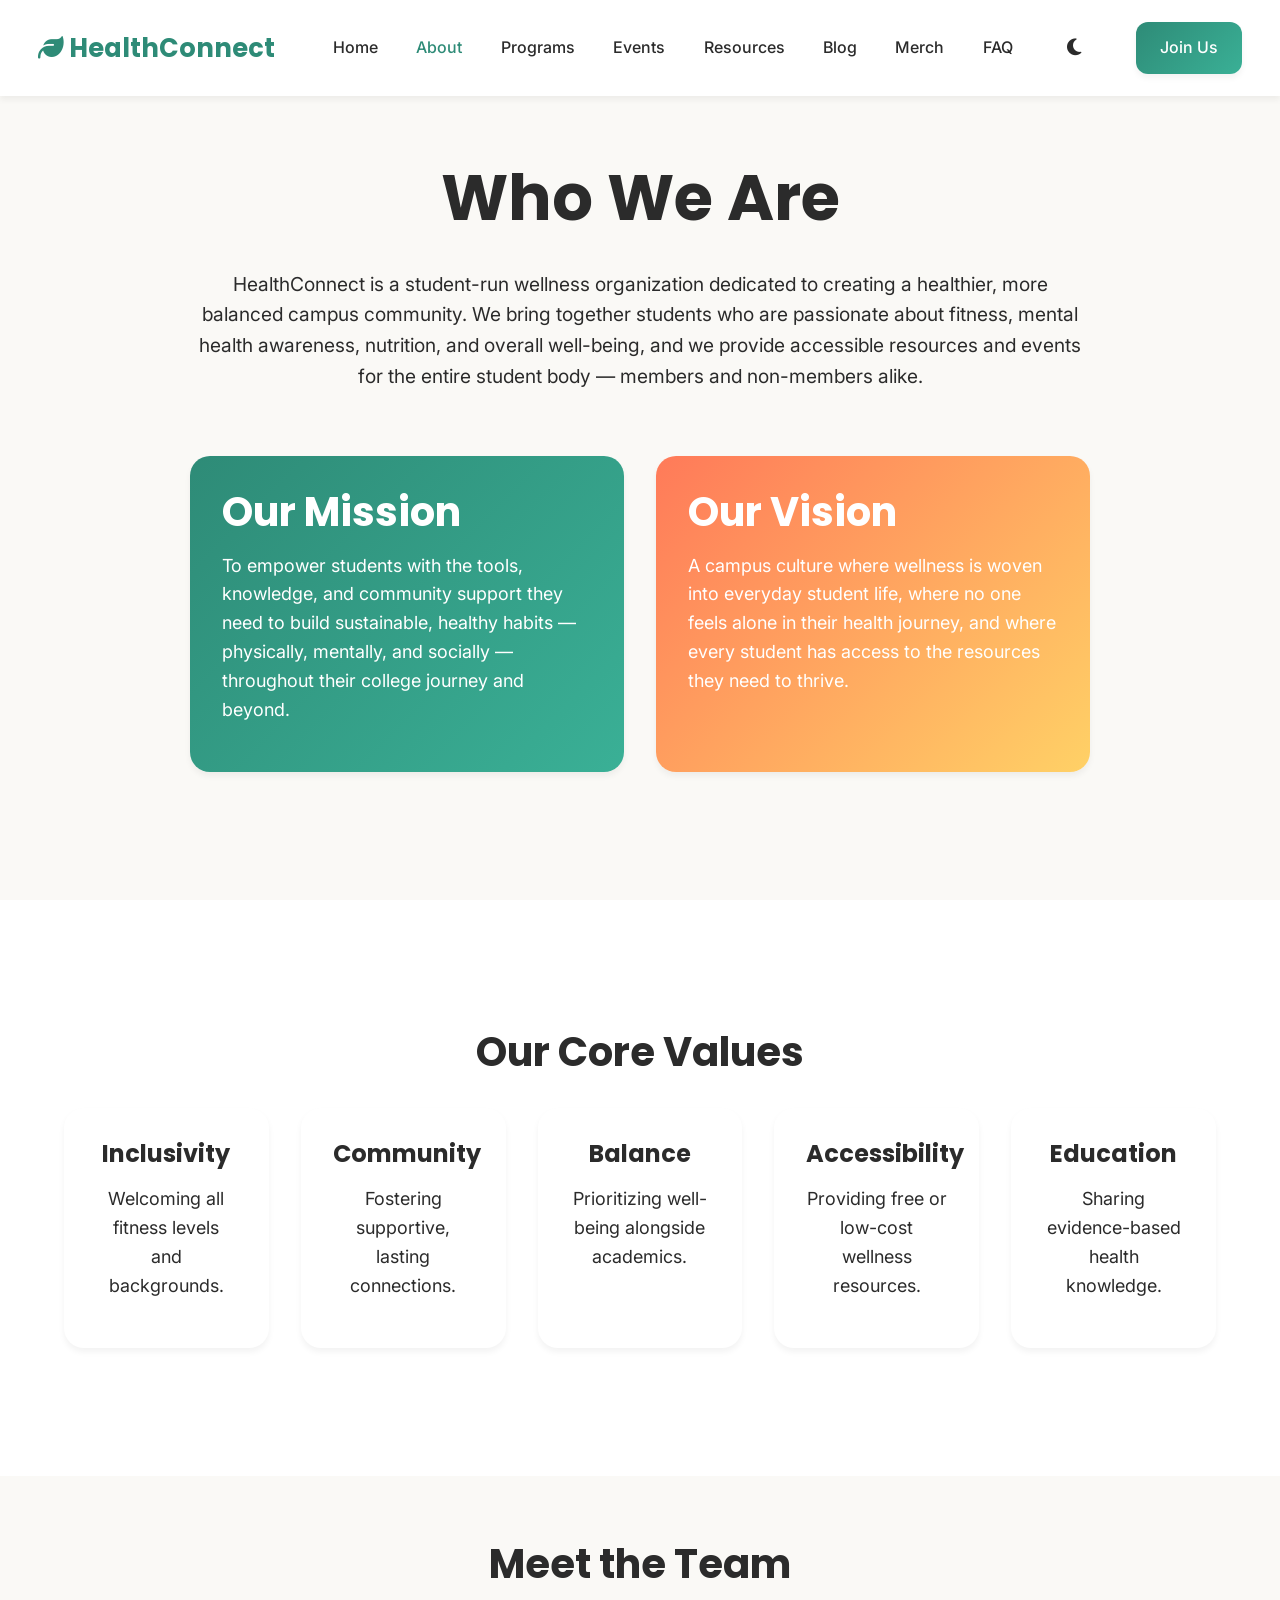
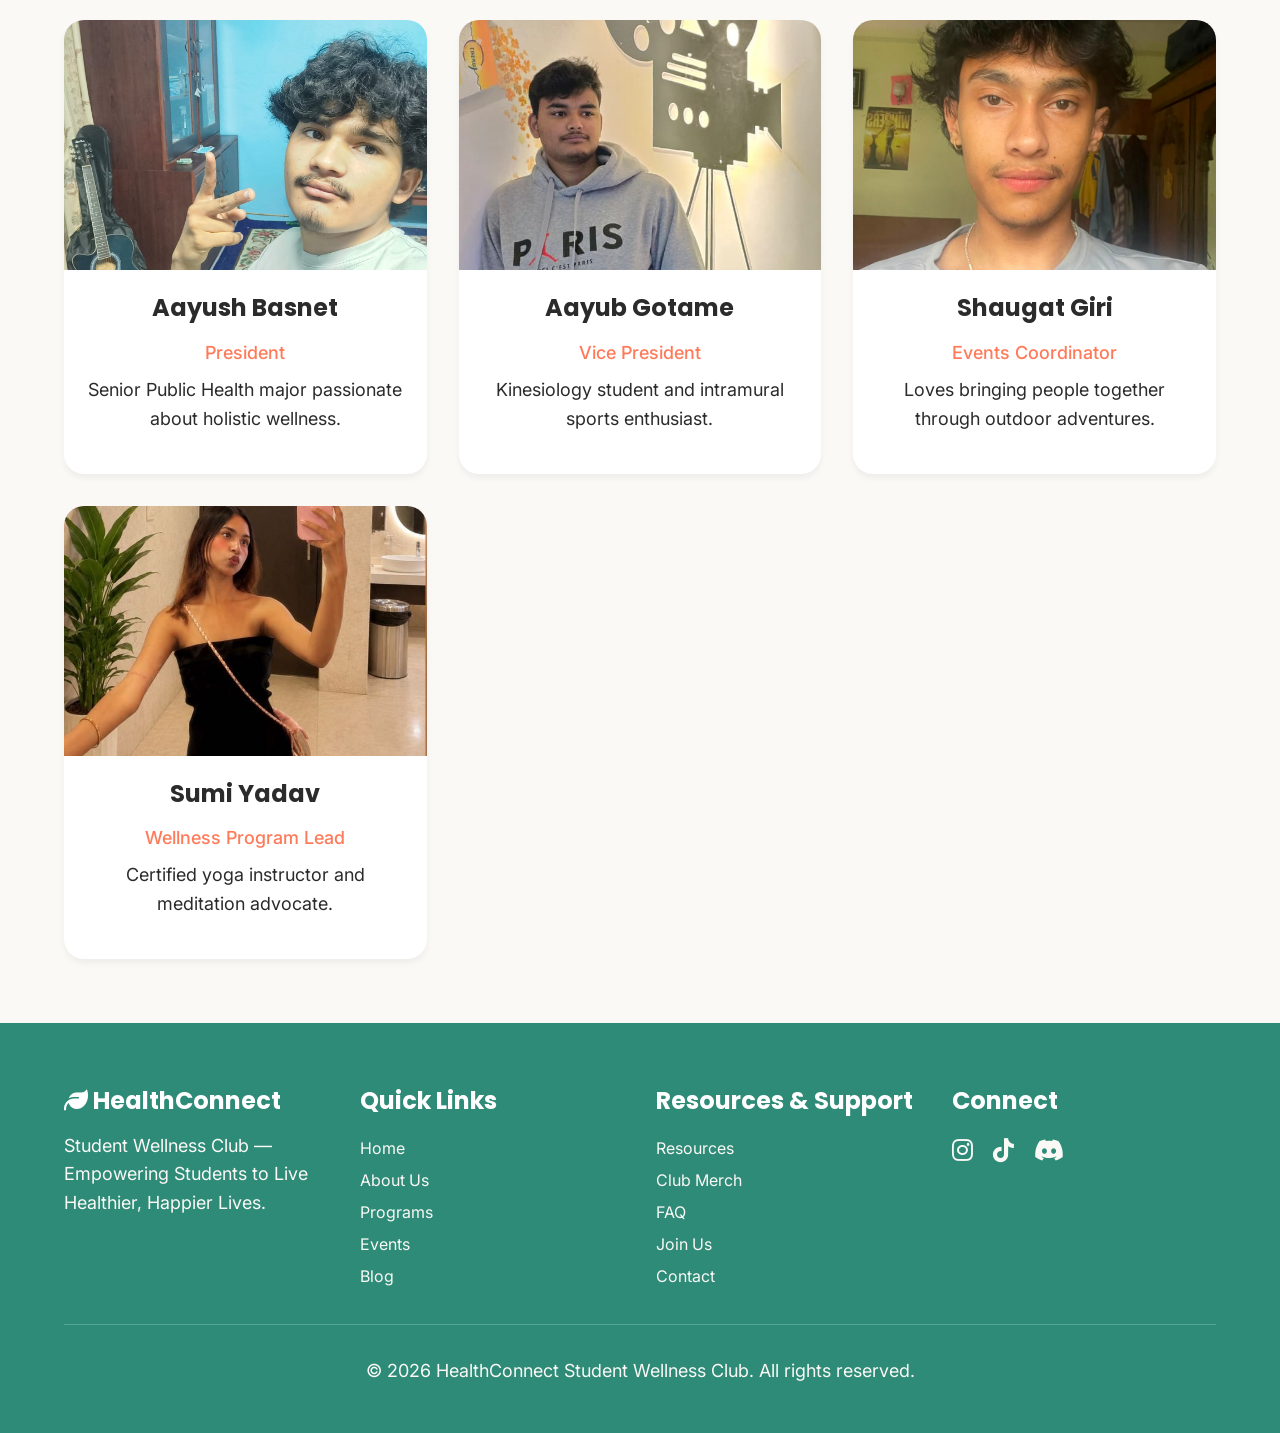
<file: html/about.html>
<!DOCTYPE html>
<html lang="en">

<head>
    <meta charset="UTF-8">
    <meta name="viewport" content="width=device-width, initial-scale=1.0">
    <title>About Us | HealthConnect</title>
    <link rel="stylesheet" href="https://cdnjs.cloudflare.com/ajax/libs/font-awesome/6.4.0/css/all.min.css">
   <link rel="stylesheet" href="../css/styles.css">
</head>

<body>

    <!-- HEADER / NAVBAR -->
    <!-- HEADER / NAVBAR -->
    <header class="navbar">
        <div class="nav-container">
            <a href="../index.html" class="logo"><i class="fa-solid fa-leaf"></i> HealthConnect</a>
            <div class="menu-toggle"><i class="fa-solid fa-bars"></i></div>
            <nav class="nav-links">
                <!-- Keep the class="active" on whichever page you are currently viewing -->
                <a href="../index.html">Home</a>
                <a href="about.html"  class="active">About</a>
                <a href="programs.html">Programs</a>
                <a href="events.html">Events</a>
                <a href="resources.html">Resources</a>
                <a href="blog.html">Blog</a>
                <a href="merch.html">Merch</a>
                <a href="faq.html">FAQ</a>
                 <!-- THE NEW DARK MODE TOGGLE BUTTON -->
    <button id="theme-toggle" style="background: none; border: none; color: var(--color-dark); cursor: pointer; font-size: 1.2rem; padding: 0 1rem;">
        <i class="fa-solid fa-moon"></i>
    </button>
                <a href="membership.html" class="btn btn-primary" style="color: white;">Join Us</a>
            </nav>
        </div>
    </header>

    <!-- CONTENT -->
    <div class="container" style="max-width: 900px;">
        <h1 style="text-align: center; margin-bottom: 2rem;">Who We Are</h1>
        <p style="text-align: center; font-size: 1.2rem; margin-bottom: 4rem;">HealthConnect is a student-run wellness
            organization dedicated to creating a healthier, more balanced campus community. We bring together students
            who are passionate about fitness, mental health awareness, nutrition, and overall well-being, and we provide
            accessible resources and events for the entire student body — members and non-members alike.</p>

        <div class="grid-2" style="margin-bottom: 4rem;">
            <div class="card" style="background: var(--grad-primary); color: white; text-align: left;">
                <h2 style="color: white;">Our Mission</h2>
                <p>To empower students with the tools, knowledge, and community support they need to build sustainable,
                    healthy habits — physically, mentally, and socially — throughout their college journey and beyond.
                </p>
            </div>
            <div class="card" style="background: var(--grad-secondary); color: white; text-align: left;">
                <h2 style="color: white;">Our Vision</h2>
                <p>A campus culture where wellness is woven into everyday student life, where no one feels alone in
                    their health journey, and where every student has access to the resources they need to thrive.</p>
            </div>
        </div>
    </div>

    <!-- CORE VALUES -->
    <section style="background: var(--color-white); padding: 4rem 0;">
        <div class="container text-center">
            <h2 style="text-align: center; margin-bottom: 2rem;">Our Core Values</h2>
            <div class="grid-4" style="justify-content: center; display: flex; flex-wrap: wrap;">
                <div class="card" style="flex: 1; min-width: 200px;">
                    
                    <h3>Inclusivity</h3>
                    <p>Welcoming all fitness levels and backgrounds.</p>
                </div>
                <div class="card" style="flex: 1; min-width: 200px;">
                   
                    <h3>Community</h3>
                    <p>Fostering supportive, lasting connections.</p>
                </div>
                <div class="card" style="flex: 1; min-width: 200px;">
                    
                    <h3>Balance</h3>
                    <p>Prioritizing well-being alongside academics.</p>
                </div>
                <div class="card" style="flex: 1; min-width: 200px;">
                    
                    <h3>Accessibility</h3>
                    <p>Providing free or low-cost wellness resources.</p>
                </div>
                <div class="card" style="flex: 1; min-width: 200px;">
                    
                    <h3>Education</h3>
                    <p>Sharing evidence-based health knowledge.</p>
                </div>
            </div>
        </div>
    </section>

    <!-- MEET THE TEAM -->
    <section class="container">
        <h2 style="text-align: center; margin-bottom: 2rem;">Meet the Team</h2>
        <div class="grid-3">
            <!-- Card 1 -->
            <div class="card team-card">
                <img src="../Gallery/Aayush.jpeg"
                    alt="President">
                <div class="team-info">
                    <h3>Aayush Basnet</h3>
                    <p class="team-role">President</p>
                    <p>Senior Public Health major passionate about holistic wellness.</p>
                </div>
            </div>
            <!-- Card 2 -->
            <div class="card team-card">
                <img src="../Gallery/ayub.jpeg"
                    alt="Vice President">
                <div class="team-info">
                    <h3>Aayub Gotame</h3>
                    <p class="team-role">Vice President</p>
                    <p>Kinesiology student and intramural sports enthusiast.</p>
                </div>
            </div>
            <!-- Card 3 -->
            <div class="card team-card">
                <img src="../Gallery/saugat.jpeg"
                    alt="Events Coordinator">
                <div class="team-info">
                    <h3>Shaugat Giri</h3>
                    <p class="team-role">Events Coordinator</p>
                    <p>Loves bringing people together through outdoor adventures.</p>
                </div>
            </div>
            <!-- Card 4 -->
            <div class="card team-card">
                <img src="../Gallery/sumi.jpeg"
                    alt="Wellness Program Lead">
                <div class="team-info">
                    <h3>Sumi Yadav</h3>
                    <p class="team-role">Wellness Program Lead</p>
                    <p>Certified yoga instructor and meditation advocate.</p>
                </div>
            </div>
        </div>
    </section>

    <!-- FOOTER -->
    <!-- FOOTER -->
    <footer class="footer">
        <div class="footer-grid">
            <div>
                <h3><i class="fa-solid fa-leaf"></i> HealthConnect</h3>
                <p>Student Wellness Club — Empowering Students to Live Healthier, Happier Lives.</p>
            </div>
            <div>
                <h3>Quick Links</h3>
                <ul style="line-height: 2;">
                    <li><a href=".../index.html">Home</a></li>
                    <li><a href="about.html">About Us</a></li>
                    <li><a href="programs.html">Programs</a></li>
                    <li><a href="events.html">Events</a></li>
                    <li><a href="blog.html">Blog</a></li>
                </ul>
            </div>
            <div>
                <h3>Resources & Support</h3>
                <ul style="line-height: 2;">
                    <li><a href="resources.html">Resources</a></li>
                    <li><a href="merch.html">Club Merch</a></li>
                    <li><a href="faq.html">FAQ</a></li>
                    <li><a href="membership.html">Join Us</a></li>
                    <li><a href="contact.html">Contact</a></li>
                </ul>
            </div>
            <div>
                <h3>Connect</h3>
                <div class="social-icons">
                    <a href="https://www.instagram.com/"><i class="fa-brands fa-instagram"></i></a>
                    <a href="https://www.tiktok.com"><i class="fa-brands fa-tiktok"></i></a>
                    <a href="https://discord.com/"><i class="fa-brands fa-discord"></i></a>
                </div>
            </div>
        </div>
        <div class="footer-bottom">
            <p>&copy; 2026 HealthConnect Student Wellness Club. All rights reserved.</p>
        </div>
    </footer>

    <script src="../js/script.js"></script>
</body>

</html>
</file>
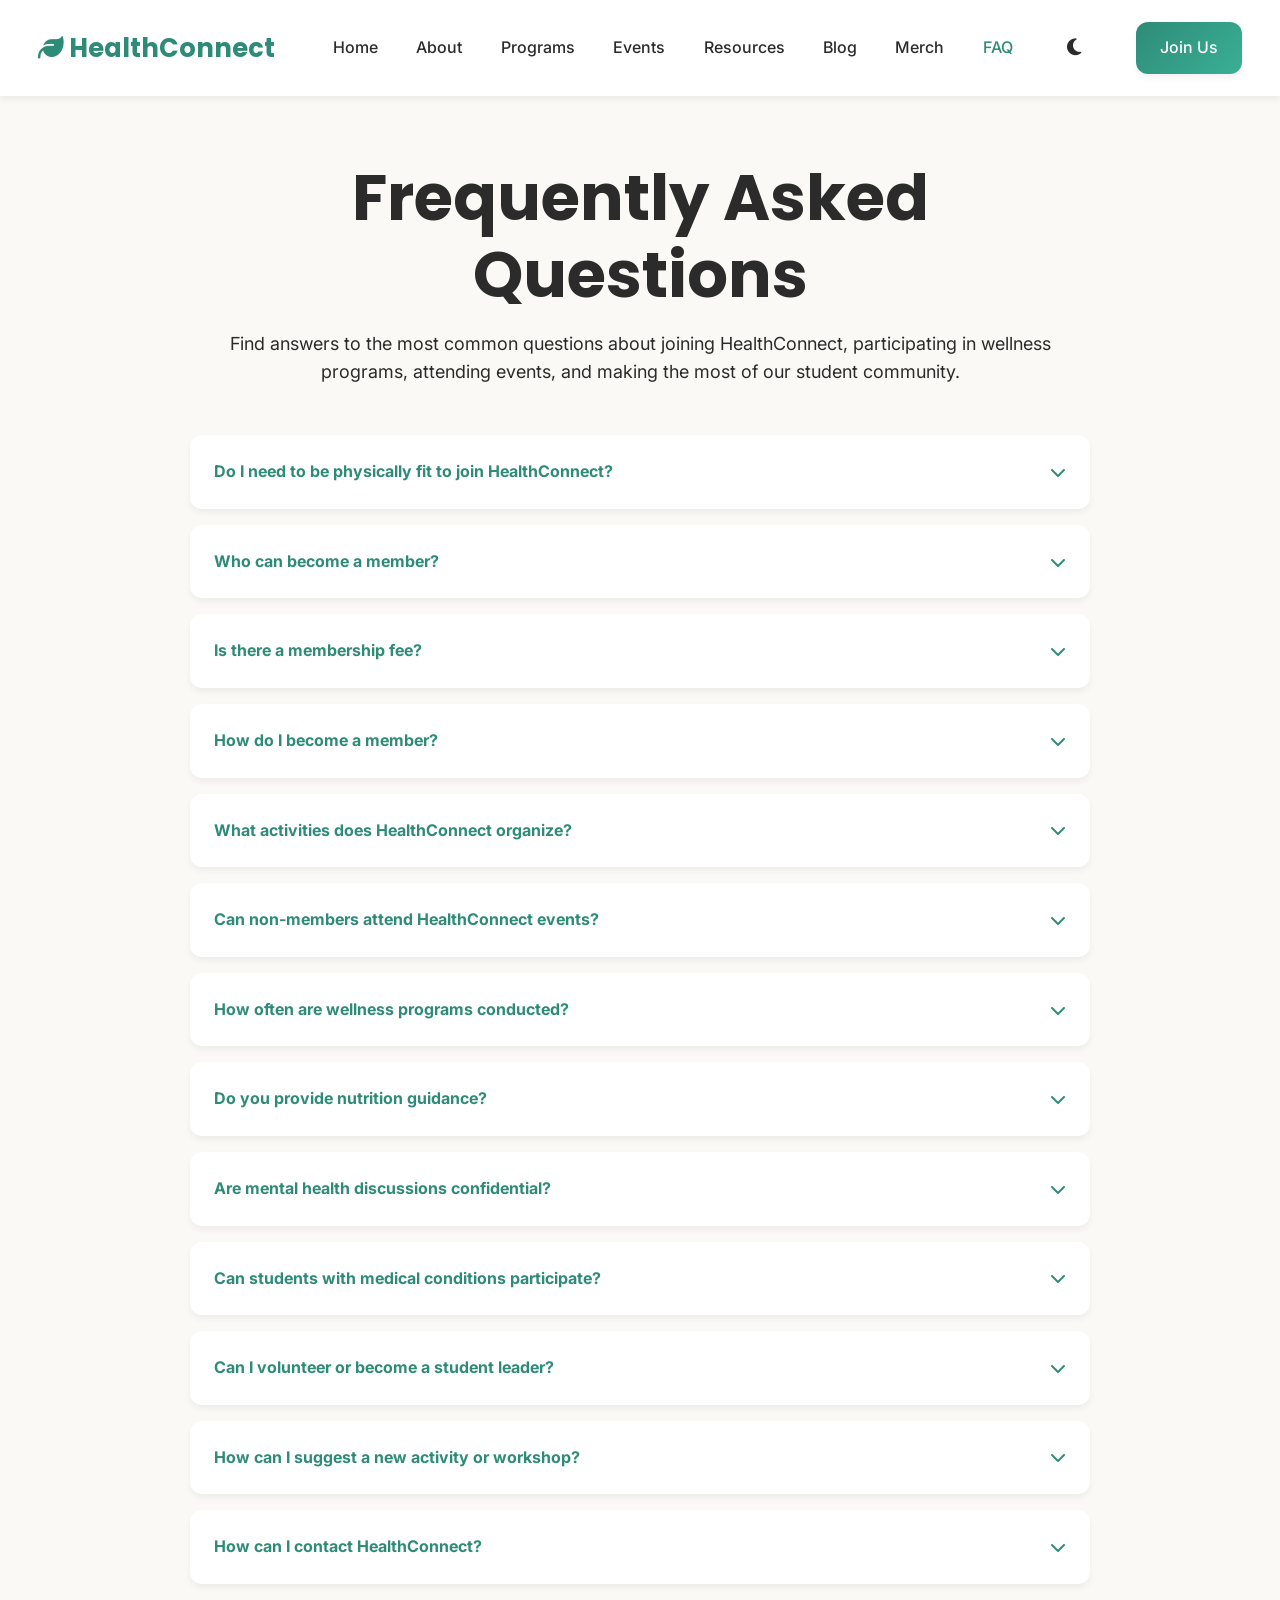
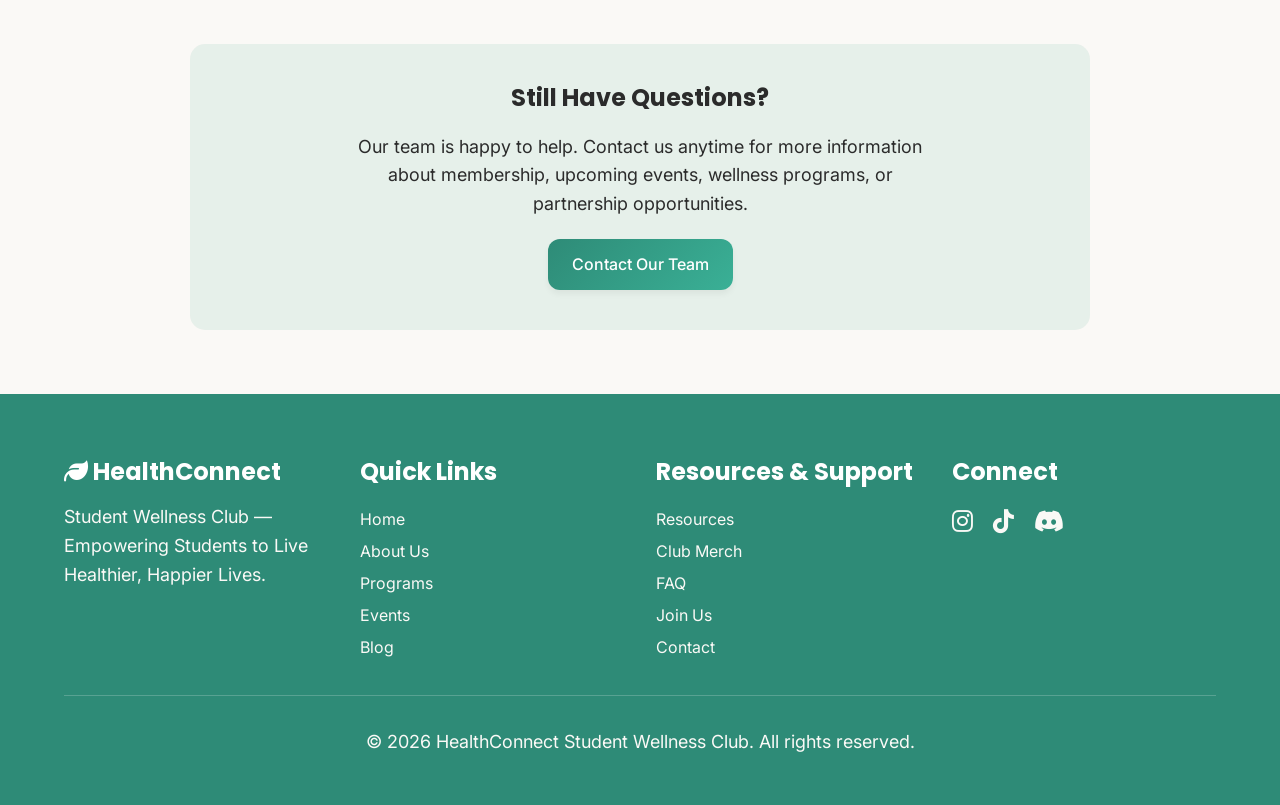
<file: html/faq.html>
<!DOCTYPE html>
<html lang="en">

<head>
    <meta charset="UTF-8">
    <meta name="viewport" content="width=device-width, initial-scale=1.0">
    <title>FAQ | HealthConnect</title>
    <link rel="stylesheet" href="https://cdnjs.cloudflare.com/ajax/libs/font-awesome/6.4.0/css/all.min.css">
   <link rel="stylesheet" href="../css/styles.css">
</head>

<body>
    <!-- HEADER / NAVBAR -->
    <!-- HEADER / NAVBAR -->
    <header class="navbar">
        <div class="nav-container">
            <a href="../index.html" class="logo"><i class="fa-solid fa-leaf"></i> HealthConnect</a>
            <div class="menu-toggle"><i class="fa-solid fa-bars"></i></div>
            <nav class="nav-links">
                <!-- Keep the class="active" on whichever page you are currently viewing -->
               <a href="../index.html">Home</a>
                <a href="about.html" >About</a>
                <a href="programs.html">Programs</a>
                <a href="events.html">Events</a>
                <a href="resources.html">Resources</a>
                <a href="blog.html">Blog</a>
                <a href="merch.html">Merch</a>
                <a href="faq.html" class="active">FAQ</a>
                 <!-- THE NEW DARK MODE TOGGLE BUTTON -->
    <button id="theme-toggle" style="background: none; border: none; color: var(--color-dark); cursor: pointer; font-size: 1.2rem; padding: 0 1rem;">
        <i class="fa-solid fa-moon"></i>
    </button>
                <a href="membership.html" class="btn btn-primary" style="color: white;">Join Us</a>
            </nav>
        </div>
    </header>

    <div class="container" style="max-width:900px;">

        <div style="text-align:center; margin-bottom:3rem;">
            <h1>Frequently Asked Questions</h1>

            <p>
                Find answers to the most common questions about
                joining HealthConnect, participating in wellness
                programs, attending events, and making the most of
                our student community.
            </p>
        </div>

        <div class="accordion">

            <!-- Membership -->

            <div class="accordion-item">
                <div class="accordion-header">
                    <span>Do I need to be physically fit to join HealthConnect?</span>
                    <i class="fa-solid fa-chevron-down"></i>
                </div>

                <div class="accordion-content">
                    <p>
                        Not at all! HealthConnect welcomes students of all fitness levels.
                        Whether you're just starting your wellness journey or already active,
                        our programs are designed to help everyone improve at their own pace.
                    </p>
                </div>
            </div>

            <div class="accordion-item">
                <div class="accordion-header">
                    <span>Who can become a member?</span>
                    <i class="fa-solid fa-chevron-down"></i>
                </div>

                <div class="accordion-content">
                    <p>
                        Membership is open to all students who are interested in improving
                        their physical, mental, and overall well-being while participating
                        in a supportive campus community.
                    </p>
                </div>
            </div>

            <div class="accordion-item">
                <div class="accordion-header">
                    <span>Is there a membership fee?</span>
                    <i class="fa-solid fa-chevron-down"></i>
                </div>

                <div class="accordion-content">
                    <p>
                        Membership is completely free. Some special off-campus activities
                        or charity events may require a small participation fee to cover
                        transportation or event expenses.
                    </p>
                </div>
            </div>

            <div class="accordion-item">
                <div class="accordion-header">
                    <span>How do I become a member?</span>
                    <i class="fa-solid fa-chevron-down"></i>
                </div>

                <div class="accordion-content">
                    <p>
                        Simply complete the online registration form on our Membership page.
                        Once approved, you'll receive updates about upcoming events,
                        workshops, and wellness programs.
                    </p>
                </div>
            </div>

            <!-- Activities -->

            <div class="accordion-item">
                <div class="accordion-header">
                    <span>What activities does HealthConnect organize?</span>
                    <i class="fa-solid fa-chevron-down"></i>
                </div>

                <div class="accordion-content">
                    <p>
                        We organize fitness sessions, wellness workshops, healthy cooking
                        demonstrations, sports activities, yoga classes, mindfulness
                        sessions, educational seminars, and community wellness events.
                    </p>
                </div>
            </div>

            <div class="accordion-item">
                <div class="accordion-header">
                    <span>Can non-members attend HealthConnect events?</span>
                    <i class="fa-solid fa-chevron-down"></i>
                </div>

                <div class="accordion-content">
                    <p>
                        Yes. Many of our awareness campaigns, seminars, and wellness events
                        are open to all students. Members receive priority registration for
                        limited-capacity activities.
                    </p>
                </div>
            </div>

            <div class="accordion-item">
                <div class="accordion-header">
                    <span>How often are wellness programs conducted?</span>
                    <i class="fa-solid fa-chevron-down"></i>
                </div>

                <div class="accordion-content">
                    <p>
                        Activities are scheduled throughout the semester, including weekly
                        fitness sessions, monthly workshops, guest speaker events,
                        and special campus wellness campaigns.
                    </p>
                </div>
            </div>

            <!-- Wellness -->

            <div class="accordion-item">
                <div class="accordion-header">
                    <span>Do you provide nutrition guidance?</span>
                    <i class="fa-solid fa-chevron-down"></i>
                </div>

                <div class="accordion-content">
                    <p>
                        Yes. HealthConnect shares healthy recipes, meal planning tips,
                        nutrition articles, and educational workshops to encourage healthy
                        eating habits among students.
                    </p>
                </div>
            </div>

            <div class="accordion-item">
                <div class="accordion-header">
                    <span>Are mental health discussions confidential?</span>
                    <i class="fa-solid fa-chevron-down"></i>
                </div>

                <div class="accordion-content">
                    <p>
                        Absolutely. We promote a respectful, supportive, and confidential
                        environment where students feel comfortable discussing mental
                        wellness and seeking guidance.
                    </p>
                </div>
            </div>

            <div class="accordion-item">
                <div class="accordion-header">
                    <span>Can students with medical conditions participate?</span>
                    <i class="fa-solid fa-chevron-down"></i>
                </div>

                <div class="accordion-content">
                    <p>
                        Yes. Students should inform event organizers about any medical
                        conditions so activities can be adjusted when appropriate.
                        Safety is always our highest priority.
                    </p>
                </div>
            </div>

            <!-- Support -->

            <div class="accordion-item">
                <div class="accordion-header">
                    <span>Can I volunteer or become a student leader?</span>
                    <i class="fa-solid fa-chevron-down"></i>
                </div>

                <div class="accordion-content">
                    <p>
                        Definitely! Members can volunteer during campus events, assist with
                        wellness campaigns, and apply for leadership opportunities within
                        the club.
                    </p>
                </div>
            </div>

            <div class="accordion-item">
                <div class="accordion-header">
                    <span>How can I suggest a new activity or workshop?</span>
                    <i class="fa-solid fa-chevron-down"></i>
                </div>

                <div class="accordion-content">
                    <p>
                        We welcome new ideas. You can submit suggestions through our
                        Contact page or speak with one of our club coordinators during
                        monthly meetings.
                    </p>
                </div>
            </div>

            <div class="accordion-item">
                <div class="accordion-header">
                    <span>How can I contact HealthConnect?</span>
                    <i class="fa-solid fa-chevron-down"></i>
                </div>

                <div class="accordion-content">
                    <p>
                        Visit our Contact page to send us a message, ask questions,
                        provide feedback, or learn more about upcoming events and
                        membership opportunities.
                    </p>
                </div>
            </div>

        </div>

        <div
            style="margin-top:60px; text-align:center; padding:40px; border-radius:15px; background:rgba(0,128,96,.08);">

            <h3>Still Have Questions?</h3>

            <p style="margin:20px auto; max-width:600px;">
                Our team is happy to help. Contact us anytime for more information
                about membership, upcoming events, wellness programs, or partnership
                opportunities.
            </p>

            <a href="contact.html" class="btn btn-primary">
                Contact Our Team
            </a>

        </div>

    </div>

    <!-- FOOTER -->
    <footer class="footer">
        <div class="footer-grid">
            <div>
                <h3><i class="fa-solid fa-leaf"></i> HealthConnect</h3>
                <p>Student Wellness Club — Empowering Students to Live Healthier, Happier Lives.</p>
            </div>
            <div>
                <h3>Quick Links</h3>
                <ul style="line-height: 2;">
                    <li><a href="index.html">Home</a></li>
                    <li><a href="about.html">About Us</a></li>
                    <li><a href="programs.html">Programs</a></li>
                    <li><a href="events.html">Events</a></li>
                    <li><a href="blog.html">Blog</a></li>
                </ul>
            </div>
            <div>
                <h3>Resources & Support</h3>
                <ul style="line-height: 2;">
                    <li><a href="resources.html">Resources</a></li>
                    <li><a href="merch.html">Club Merch</a></li>
                    <li><a href="faq.html">FAQ</a></li>
                    <li><a href="membership.html">Join Us</a></li>
                    <li><a href="contact.html">Contact</a></li>
                </ul>
            </div>
            <div>
                <h3>Connect</h3>
                <div class="social-icons">
               <a href="https://www.instagram.com"><i class="fa-brands fa-instagram"></i></a>
                    <a href="https://www.tiktok.com"><i class="fa-brands fa-tiktok"></i></a>
                    <a href="https://discord.com"><i class="fa-brands fa-discord"></i></a>
                </div>
            </div>
        </div>
        <div class="footer-bottom">
            <p>&copy; 2026 HealthConnect Student Wellness Club. All rights reserved.</p>
        </div>
    </footer>

    <script src="../js/script.js"></script>
</body>

</html>
</file>
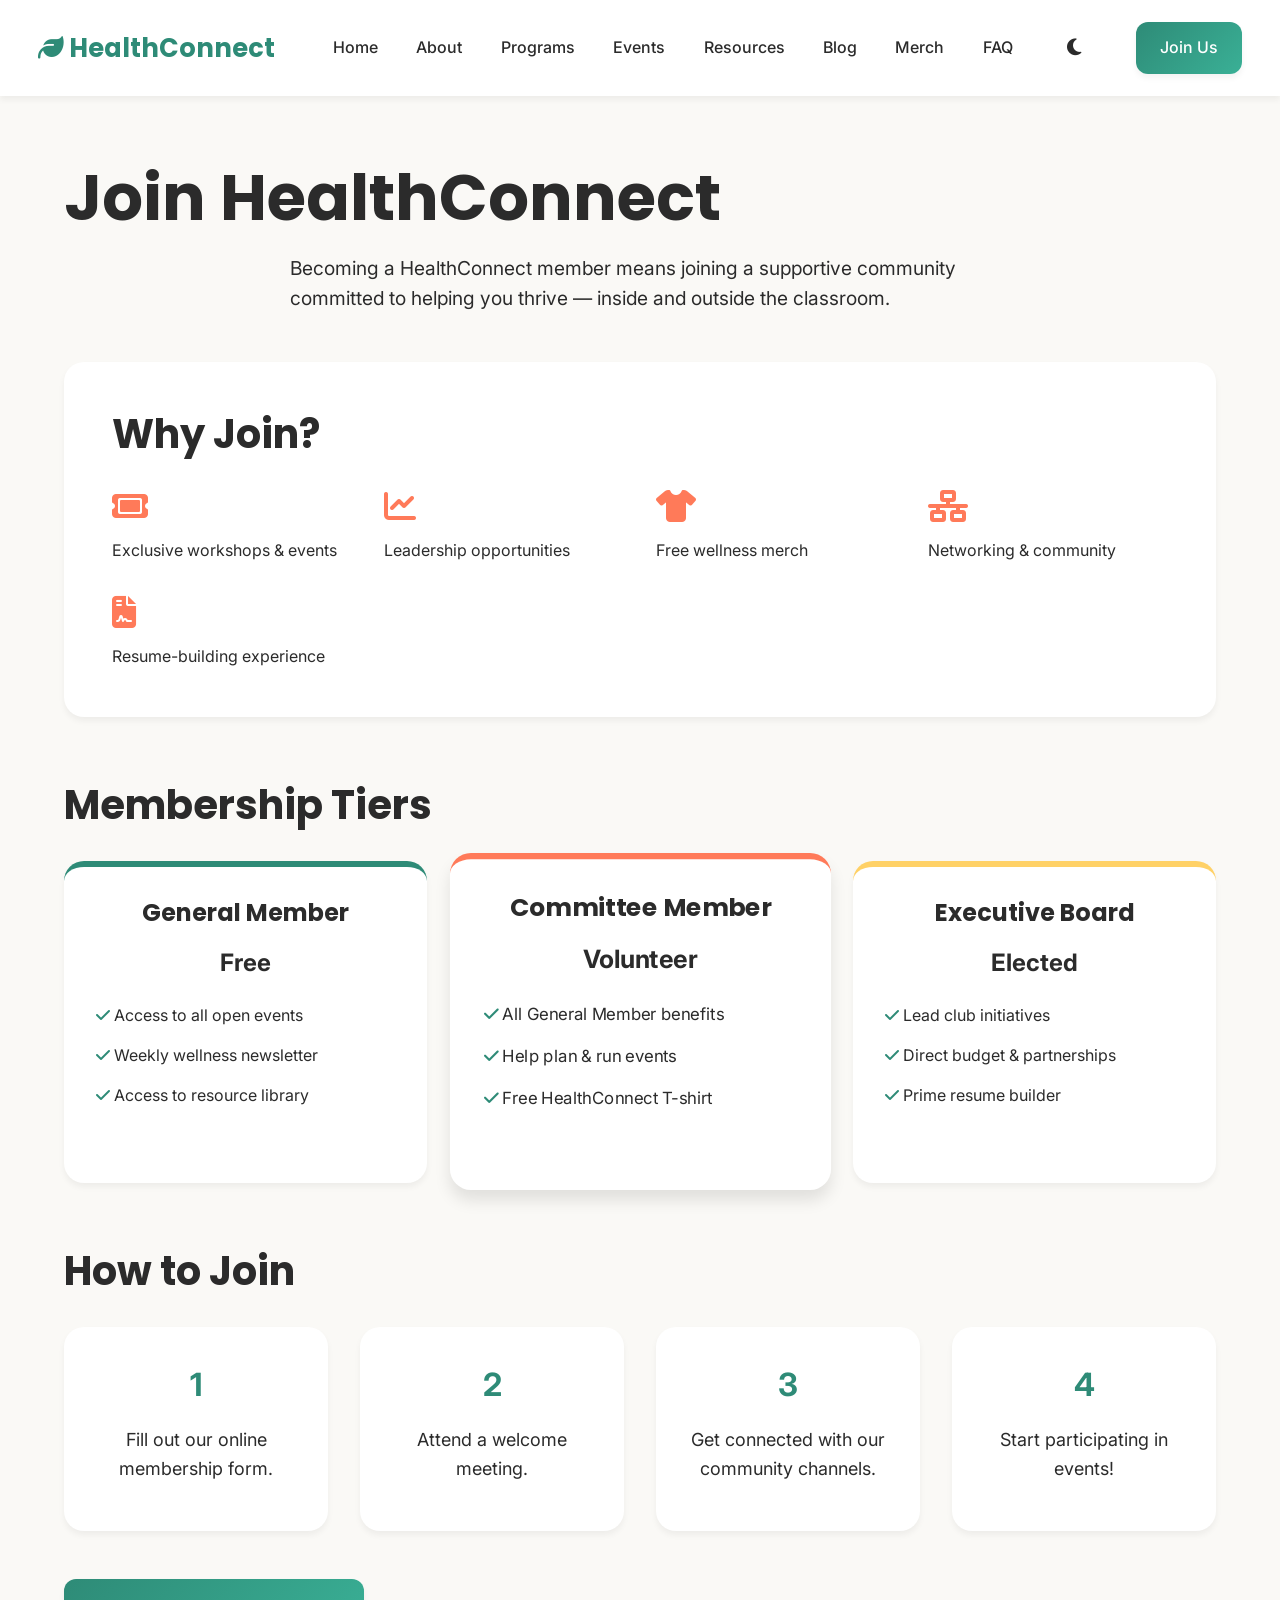
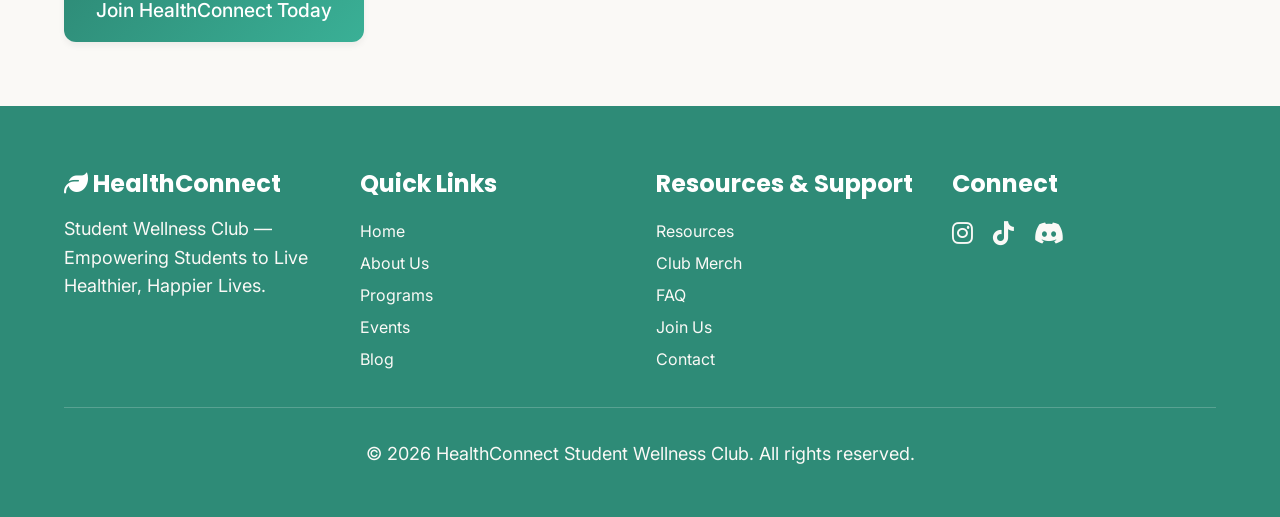
<file: html/membership.html>
<!DOCTYPE html>
<html lang="en">

<head>
    <meta charset="UTF-8">
    <meta name="viewport" content="width=device-width, initial-scale=1.0">
    <title>Membership | HealthConnect</title>
    <link rel="stylesheet" href="https://cdnjs.cloudflare.com/ajax/libs/font-awesome/6.4.0/css/all.min.css">
      <link rel="stylesheet" href="../css/styles.css">
</head>

<body>

    <!-- HEADER / NAVBAR -->
    <!-- HEADER / NAVBAR -->
    <header class="navbar">
        <div class="nav-container">
            <a href="../index.html" class="logo"><i class="fa-solid fa-leaf"></i> HealthConnect</a>
            <div class="menu-toggle"><i class="fa-solid fa-bars"></i></div>
            <nav class="nav-links">
                <!-- Keep the class="active" on whichever page you are currently viewing -->
               <a href="../index.html">Home</a>
                <a href="about.html" >About</a>
                <a href="programs.html">Programs</a>
                <a href="events.html">Events</a>
                <a href="resources.html">Resources</a>
                <a href="blog.html">Blog</a>
                <a href="merch.html">Merch</a>
                <a href="faq.html">FAQ</a>
                 <!-- THE NEW DARK MODE TOGGLE BUTTON -->
    <button id="theme-toggle" style="background: none; border: none; color: var(--color-dark); cursor: pointer; font-size: 1.2rem; padding: 0 1rem;">
        <i class="fa-solid fa-moon"></i>
    </button>
                <a href="membership.html"  class="btn btn-primary" style="color: white;">Join Us</a>
            </nav>
        </div>
    </header>

    <!-- CONTENT -->
    <div class="container text-center">
        <h1>Join HealthConnect</h1>
        <p style="max-width: 700px; margin: 0 auto 3rem; font-size: 1.2rem;">Becoming a HealthConnect member means
            joining a supportive community committed to helping you thrive — inside and outside the classroom.</p>

        <!-- WHY JOIN -->
        <div
            style="background: var(--color-white); padding: 3rem; border-radius: var(--radius-lg); box-shadow: var(--shadow-sm); margin-bottom: 4rem;">
            <h2>Why Join?</h2>
            <ul style="display: flex; flex-wrap: wrap; justify-content: center; gap: 2rem; margin-top: 2rem;">
                <li style="flex: 1; min-width: 200px;"><i class="fa-solid fa-ticket"
                        style="color: var(--color-secondary); font-size: 2rem; margin-bottom: 1rem; display: block;"></i>
                    Exclusive workshops & events</li>
                <li style="flex: 1; min-width: 200px;"><i class="fa-solid fa-chart-line"
                        style="color: var(--color-secondary); font-size: 2rem; margin-bottom: 1rem; display: block;"></i>
                    Leadership opportunities</li>
                <li style="flex: 1; min-width: 200px;"><i class="fa-solid fa-shirt"
                        style="color: var(--color-secondary); font-size: 2rem; margin-bottom: 1rem; display: block;"></i>
                    Free wellness merch</li>
                <li style="flex: 1; min-width: 200px;"><i class="fa-solid fa-network-wired"
                        style="color: var(--color-secondary); font-size: 2rem; margin-bottom: 1rem; display: block;"></i>
                    Networking & community</li>
                <li style="flex: 1; min-width: 200px;"><i class="fa-solid fa-file-contract"
                        style="color: var(--color-secondary); font-size: 2rem; margin-bottom: 1rem; display: block;"></i>
                    Resume-building experience</li>
            </ul>
        </div>

        <!-- TIERS -->
        <h2 style="margin-bottom: 2rem;">Membership Tiers</h2>
        <div class="grid-3" style="margin-bottom: 4rem;">
            <div class="card" style="border-top: 6px solid var(--color-primary);">
                <h3>General Member</h3>
                <p style="font-size: 1.5rem; font-weight: bold; margin-bottom: 1rem;">Free</p>
                <ul style="text-align: left; line-height: 2; margin-bottom: 2rem; list-style: none;">
                    <li><i class="fa-solid fa-check" style="color: var(--color-primary); font-size: 1rem;"></i> Access
                        to all open events</li>
                    <li><i class="fa-solid fa-check" style="color: var(--color-primary); font-size: 1rem;"></i> Weekly
                        wellness newsletter</li>
                    <li><i class="fa-solid fa-check" style="color: var(--color-primary); font-size: 1rem;"></i> Access
                        to resource library</li>
                </ul>
            </div>

            <div class="card"
                style="border-top: 6px solid var(--color-secondary); transform: scale(1.05); box-shadow: var(--shadow-md);">
                <h3>Committee Member</h3>
                <p style="font-size: 1.5rem; font-weight: bold; margin-bottom: 1rem;">Volunteer</p>
                <ul style="text-align: left; line-height: 2; margin-bottom: 2rem; list-style: none;">
                    <li><i class="fa-solid fa-check" style="color: var(--color-primary); font-size: 1rem;"></i> All
                        General Member benefits</li>
                    <li><i class="fa-solid fa-check" style="color: var(--color-primary); font-size: 1rem;"></i> Help
                        plan & run events</li>
                    <li><i class="fa-solid fa-check" style="color: var(--color-primary); font-size: 1rem;"></i> Free
                        HealthConnect T-shirt</li>
                </ul>
            </div>

            <div class="card" style="border-top: 6px solid var(--color-accent);">
                <h3>Executive Board</h3>
                <p style="font-size: 1.5rem; font-weight: bold; margin-bottom: 1rem;">Elected</p>
                <ul style="text-align: left; line-height: 2; margin-bottom: 2rem; list-style: none;">
                    <li><i class="fa-solid fa-check" style="color: var(--color-primary); font-size: 1rem;"></i> Lead
                        club initiatives</li>
                    <li><i class="fa-solid fa-check" style="color: var(--color-primary); font-size: 1rem;"></i> Direct
                        budget & partnerships</li>
                    <li><i class="fa-solid fa-check" style="color: var(--color-primary); font-size: 1rem;"></i> Prime
                        resume builder</li>
                </ul>
            </div>
        </div>

        <!-- HOW TO JOIN -->
        <h2 style="margin-bottom: 2rem;">How to Join</h2>
        <div class="grid-4" style="margin-bottom: 3rem;">
            <div class="card">
                <div style="font-size: 2rem; font-weight: bold; color: var(--color-primary); margin-bottom: 1rem;">1
                </div>
                <p>Fill out our online membership form.</p>
            </div>
            <div class="card">
                <div style="font-size: 2rem; font-weight: bold; color: var(--color-primary); margin-bottom: 1rem;">2
                </div>
                <p>Attend a welcome meeting.</p>
            </div>
            <div class="card">
                <div style="font-size: 2rem; font-weight: bold; color: var(--color-primary); margin-bottom: 1rem;">3
                </div>
                <p>Get connected with our community channels.</p>
            </div>
            <div class="card">
                <div style="font-size: 2rem; font-weight: bold; color: var(--color-primary); margin-bottom: 1rem;">4
                </div>
                <p>Start participating in events!</p>
            </div>
        </div>

        <a href="contact.html" class="btn btn-primary" style="font-size: 1.2rem; padding: 1rem 2rem;">Join HealthConnect
            Today</a>
    </div>

    <!-- FOOTER -->
    <footer class="footer">
        <div class="footer-grid">
            <div>
                <h3><i class="fa-solid fa-leaf"></i> HealthConnect</h3>
                <p>Student Wellness Club — Empowering Students to Live Healthier, Happier Lives.</p>
            </div>
            <div>
                <h3>Quick Links</h3>
                <ul style="line-height: 2;">
                    <li><a href="index.html">Home</a></li>
                    <li><a href="about.html">About Us</a></li>
                    <li><a href="programs.html">Programs</a></li>
                    <li><a href="events.html">Events</a></li>
                    <li><a href="blog.html">Blog</a></li>
                </ul>
            </div>
            <div>
                <h3>Resources & Support</h3>
                <ul style="line-height: 2;">
                    <li><a href="resources.html">Resources</a></li>
                    <li><a href="merch.html">Club Merch</a></li>
                    <li><a href="faq.html">FAQ</a></li>
                    <li><a href="membership.html">Join Us</a></li>
                    <li><a href="contact.html">Contact</a></li>
                </ul>
            </div>
            <div>
                <h3>Connect</h3>
                <div class="social-icons">
                  <a href="https://www.instagram.com/"><i class="fa-brands fa-instagram"></i></a>
                    <a href="https://www.tiktok.com"><i class="fa-brands fa-tiktok"></i></a>
                    <a href="https://discord.com/"><i class="fa-brands fa-discord"></i></a>
                </div>
            </div>
        </div>
        <div class="footer-bottom">
            <p>&copy; 2026 HealthConnect Student Wellness Club. All rights reserved.</p>
        </div>
    </footer>

    <script src="../js/script.js"></script>
</body>

</html>
</file>
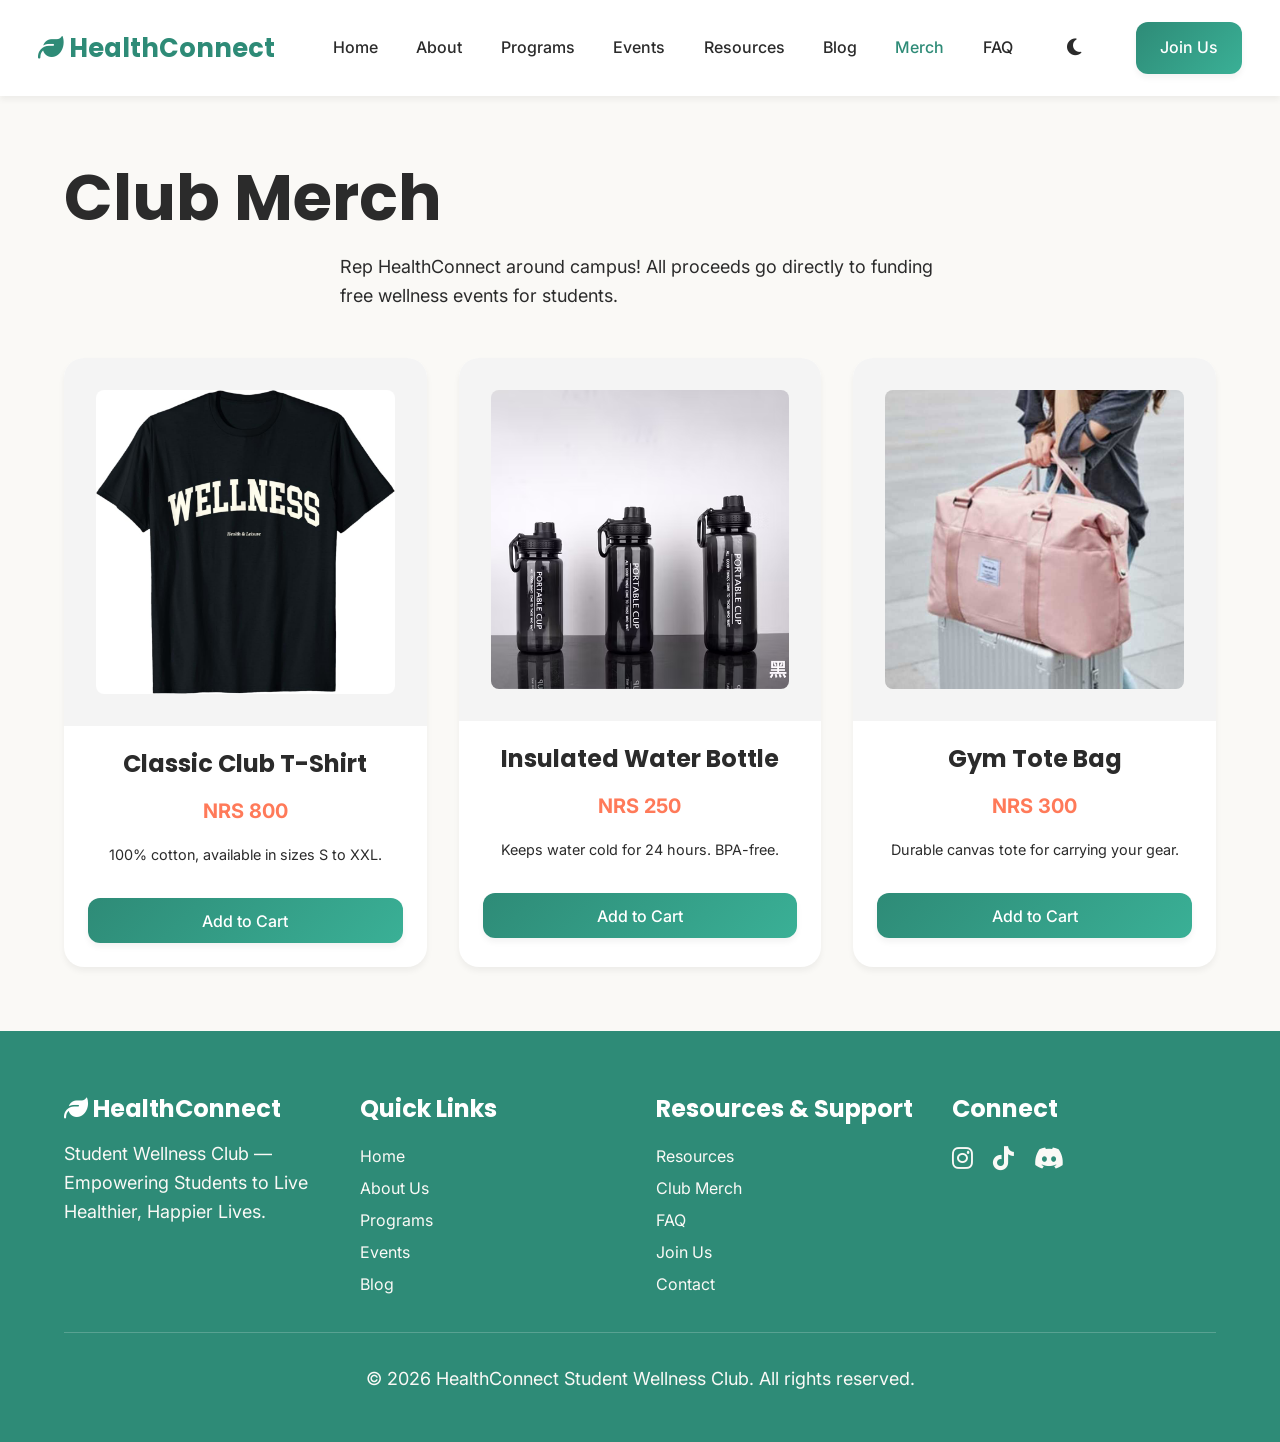
<file: html/merch.html>
<!DOCTYPE html>
<html lang="en">

<head>
    <meta charset="UTF-8">
    <meta name="viewport" content="width=device-width, initial-scale=1.0">
    <title>Club Merch | HealthConnect</title>
    <link rel="stylesheet" href="https://cdnjs.cloudflare.com/ajax/libs/font-awesome/6.4.0/css/all.min.css">
       <link rel="stylesheet" href="../css/styles.css">
</head>

<body>

    <!-- HEADER / NAVBAR -->
    <!-- HEADER / NAVBAR -->
    <!-- HEADER / NAVBAR -->
    <header class="navbar">
        <div class="nav-container">
            <a href="../index.html" class="logo"><i class="fa-solid fa-leaf"></i> HealthConnect</a>
            <div class="menu-toggle"><i class="fa-solid fa-bars"></i></div>
            <nav class="nav-links">
                <!-- Keep the class="active" on whichever page you are currently viewing -->
                <a href="../index.html">Home</a>
                <a href="about.html"  >About</a>
                <a href="programs.html">Programs</a>
                <a href="events.html">Events</a>
                <a href="resources.html">Resources</a>
                <a href="blog.html">Blog</a>
                <a href="merch.html" class="active">Merch</a>
                <a href="faq.html">FAQ</a>
                 <!-- THE NEW DARK MODE TOGGLE BUTTON -->
    <button id="theme-toggle" style="background: none; border: none; color: var(--color-dark); cursor: pointer; font-size: 1.2rem; padding: 0 1rem;">
        <i class="fa-solid fa-moon"></i>
    </button>
                <a href="membership.html" class="btn btn-primary" style="color: white;">Join Us</a>
            </nav>
        </div>
    </header>
    <div class="container text-center">
        <h1>Club Merch</h1>
        <p style="max-width: 600px; margin: 0 auto 3rem;">Rep HealthConnect around campus! All proceeds go directly to
            funding free wellness events for students.</p>

        <div class="grid-3">
            <!-- Product 1 -->
            <div class="card" style="padding: 0; overflow: hidden;">
                <div style="background: #f4f4f4; padding: 2rem;">
                    <img src="../Gallery/clubtshirt.jpg" height="auto" width="auto">
                </div>
                <div style="padding: 1.5rem;">
                    <h3>Classic Club T-Shirt</h3>
                    <p style="font-size: 1.25rem; font-weight: bold; color: var(--color-secondary);">NRS 800</p>
                    <p style="font-size: 0.9rem;">100% cotton, available in sizes S to XXL.</p>
                    <button class="btn btn-primary" style="width: 100%; margin-top: 1rem;"
                        onclick="alert('Added to cart!')">Add to Cart</button>
                </div>
            </div>

            <!-- Product 2 -->
            <div class="card" style="padding: 0; overflow: hidden;">
                <div style="background: #f4f4f4; padding: 2rem;">
            <img src="../Gallery/healthclub_waterbottal.avif" alt="">
                </div>
                <div style="padding: 1.5rem;">
                    <h3>Insulated Water Bottle</h3>
                    <p style="font-size: 1.25rem; font-weight: bold; color: var(--color-secondary);">NRS 250</p>
                    <p style="font-size: 0.9rem;">Keeps water cold for 24 hours. BPA-free.</p>
                    <button class="btn btn-primary" style="width: 100%; margin-top: 1rem;"
                        onclick="alert('Added to cart!')">Add to Cart</button>
                </div>
            </div>

            <!-- Product 3 -->
            <div class="card" style="padding: 0; overflow: hidden;">
                <div style="background: #f4f4f4; padding: 2rem;">
<img src="../Gallery/bag.jpg" >                </div>
                <div style="padding: 1.5rem;">
                    <h3>Gym Tote Bag</h3>
                    <p style="font-size: 1.25rem; font-weight: bold; color: var(--color-secondary);">NRS 300</p>
                    <p style="font-size: 0.9rem;">Durable canvas tote  for carrying your gear.</p>
                    <button class="btn btn-primary" style="width: 100%; margin-top: 1rem;"
                        onclick="alert('Added to cart!')">Add to Cart</button>
                </div>
            </div>
        </div>
    </div>

  <!-- FOOTER -->
    <footer class="footer">
        <div class="footer-grid">
            <div>
                <h3><i class="fa-solid fa-leaf"></i> HealthConnect</h3>
                <p>Student Wellness Club — Empowering Students to Live Healthier, Happier Lives.</p>
            </div>
            <div>
                <h3>Quick Links</h3>
                <ul style="line-height: 2;">
                    <li><a href="index.html">Home</a></li>
                    <li><a href="about.html">About Us</a></li>
                    <li><a href="programs.html">Programs</a></li>
                    <li><a href="events.html">Events</a></li>
                    <li><a href="blog.html">Blog</a></li>
                </ul>
            </div>
            <div>
                <h3>Resources & Support</h3>
                <ul style="line-height: 2;">
                    <li><a href="resources.html">Resources</a></li>
                    <li><a href="merch.html">Club Merch</a></li>
                    <li><a href="faq.html">FAQ</a></li>
                    <li><a href="membership.html">Join Us</a></li>
                    <li><a href="contact.html">Contact</a></li>
                </ul>
            </div>
            <div>
                <h3>Connect</h3>
                <div class="social-icons">
                      <a href="https://www.instagram.com/"><i class="fa-brands fa-instagram"></i></a>
                    <a href="https://www.tiktok.com"><i class="fa-brands fa-tiktok"></i></a>
                    <a href="https://discord.com/"><i class="fa-brands fa-discord"></i></a>
                </div>
            </div>
        </div>
        <div class="footer-bottom">
            <p>&copy; 2026 HealthConnect Student Wellness Club. All rights reserved.</p>
        </div>
    </footer>

    <script src="../js/script.js"></script>
</body>

</html>
</file>
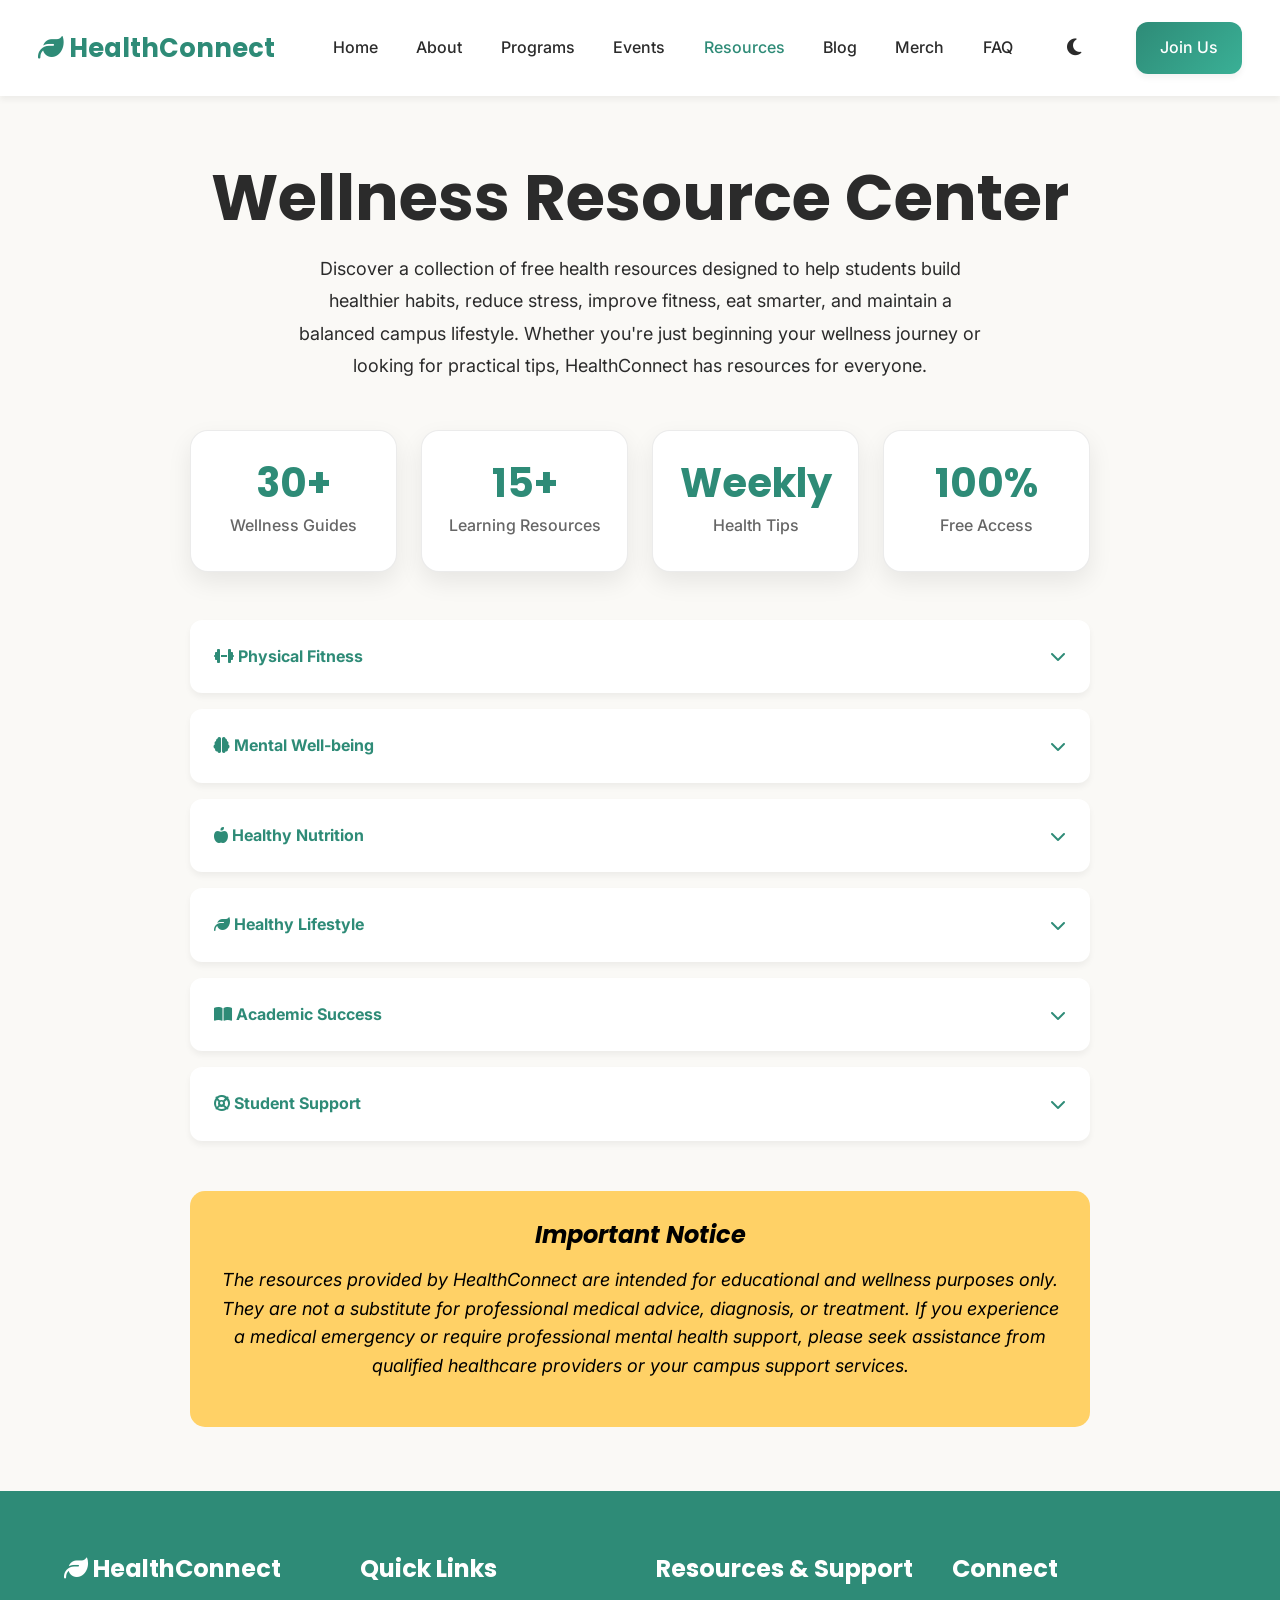
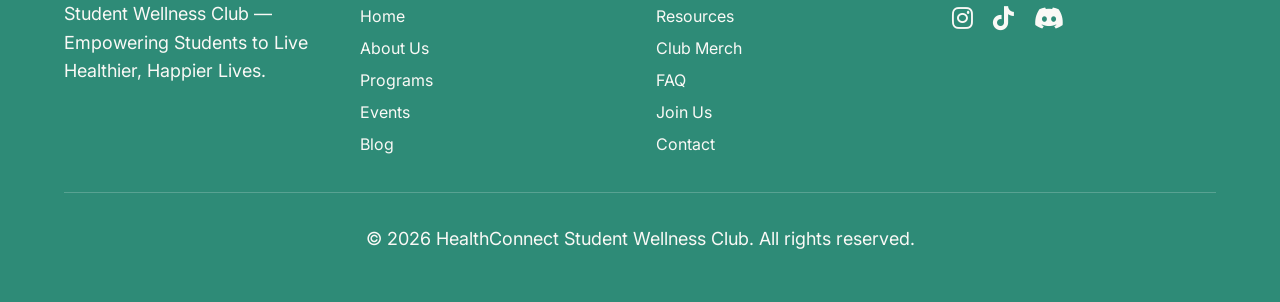
<file: html/resources.html>
<!DOCTYPE html>
<html lang="en">

<head>
    <meta charset="UTF-8">
    <meta name="viewport" content="width=device-width, initial-scale=1.0">
    <title>Resources | HealthConnect</title>
    <link rel="stylesheet" href="https://cdnjs.cloudflare.com/ajax/libs/font-awesome/6.4.0/css/all.min.css">
   <link rel="stylesheet" href="../css/styles.css">
</head>

<body>

    <!-- HEADER / NAVBAR -->
    <!-- HEADER / NAVBAR -->
    <header class="navbar">
        <div class="nav-container">
            <a href="../index.html" class="logo"><i class="fa-solid fa-leaf"></i> HealthConnect</a>
            <div class="menu-toggle"><i class="fa-solid fa-bars"></i></div>
            <nav class="nav-links">
                <!-- Keep the class="active" on whichever page you are currently viewing -->
                <a href="../index.html">Home</a>
                <a href="about.html"  >About</a>
                <a href="programs.html">Programs</a>
                <a href="events.html">Events</a>
                <a href="resources.html" class="active">Resources</a>
                <a href="blog.html">Blog</a>
                <a href="merch.html">Merch</a>
                <a href="faq.html">FAQ</a>
                 <!-- THE NEW DARK MODE TOGGLE BUTTON -->
    <button id="theme-toggle" style="background: none; border: none; color: var(--color-dark); cursor: pointer; font-size: 1.2rem; padding: 0 1rem;">
        <i class="fa-solid fa-moon"></i>
    </button>
                <a href="membership.html" class="btn btn-primary" style="color: white;">Join Us</a>
            </nav>
        </div>
    </header>

    <div class="container" style="max-width:900px;">

        <div style="text-align:center; margin-bottom:3rem;">

            <h1>Wellness Resource Center</h1>

            <p style="max-width:700px; margin:auto; line-height:1.8;">
                Discover a collection of free health resources designed to help
                students build healthier habits, reduce stress, improve fitness,
                eat smarter, and maintain a balanced campus lifestyle.
                Whether you're just beginning your wellness journey or looking
                for practical tips, HealthConnect has resources for everyone.
            </p>

        </div>

        <!-- Quick Overview -->

        <div class="resource-overview">

            <div class="overview-card">
                <h3>30+</h3>
                <p>Wellness Guides</p>
            </div>

            <div class="overview-card">
                <h3>15+</h3>
                <p>Learning Resources</p>
            </div>

            <div class="overview-card">
                <h3>Weekly</h3>
                <p>Health Tips</p>
            </div>

            <div class="overview-card">
                <h3>100%</h3>
                <p>Free Access</p>
            </div>

        </div>

        <div class="accordion">

            <!-- Physical -->

            <div class="accordion-item">

                <div class="accordion-header">
                    <span>
                        <i class="fa-solid fa-dumbbell"></i>
                        Physical Fitness
                    </span>

                    <i class="fa-solid fa-chevron-down"></i>

                </div>

                <div class="accordion-content">

                    <ul>

                        <li><strong>Workout Plans:</strong> Beginner, intermediate, and advanced exercise routines that
                            require little or no equipment.</li>

                        <li><strong>Stretching Guides:</strong> Learn warm-up and cool-down exercises to reduce injuries
                            and improve flexibility.</li>

                        <li><strong>Fitness Challenges:</strong> Join weekly walking, jogging, and step-count challenges
                            with fellow students.</li>

                        <li><strong>Exercise Videos:</strong> Follow short 10–20 minute home workouts suitable for busy
                            class schedules.</li>

                        <li><strong>Healthy Movement Tips:</strong> Improve posture, reduce back pain, and stay active
                            while studying.</li>

                    </ul>

                </div>

            </div>

            <!-- Mental -->

            <div class="accordion-item">

                <div class="accordion-header">

                    <span>

                        <i class="fa-solid fa-brain"></i>

                        Mental Well-being

                    </span>

                    <i class="fa-solid fa-chevron-down"></i>

                </div>

                <div class="accordion-content">

                    <ul>

                        <li><strong>Stress Management:</strong> Practical techniques for reducing academic stress and
                            exam anxiety.</li>

                        <li><strong>Mindfulness Exercises:</strong> Guided breathing and meditation activities that
                            improve focus.</li>

                        <li><strong>Burnout Prevention:</strong> Learn how to recognize early signs of emotional
                            exhaustion.</li>

                        <li><strong>Healthy Study Habits:</strong> Tips for balancing academics, social life, and
                            personal wellness.</li>

                        <li><strong>Positive Mindset:</strong> Daily habits that improve confidence and emotional
                            resilience.</li>

                    </ul>

                </div>

            </div>

            <!-- Nutrition -->

            <div class="accordion-item">

                <div class="accordion-header">

                    <span>

                        <i class="fa-solid fa-apple-whole"></i>

                        Healthy Nutrition

                    </span>

                    <i class="fa-solid fa-chevron-down"></i>

                </div>

                <div class="accordion-content">

                    <ul>

                        <li><strong>Balanced Meal Plans:</strong> Simple weekly meal ideas for students with busy
                            schedules.</li>

                        <li><strong>Healthy Snacks:</strong> Affordable snacks that improve concentration and energy.
                        </li>

                        <li><strong>Hydration Tips:</strong> Learn how proper water intake improves physical and mental
                            performance.</li>

                        <li><strong>Budget-Friendly Eating:</strong> Smart grocery shopping tips for students.</li>

                        <li><strong>Nutrition Facts:</strong> Understand food labels and make healthier dining choices.
                        </li>

                    </ul>

                </div>

            </div>

            <!-- Lifestyle -->

            <div class="accordion-item">

                <div class="accordion-header">

                    <span>

                        <i class="fa-solid fa-leaf"></i>

                        Healthy Lifestyle

                    </span>

                    <i class="fa-solid fa-chevron-down"></i>

                </div>

                <div class="accordion-content">

                    <ul>

                        <li><strong>Sleep Improvement:</strong> Build healthy bedtime routines for better academic
                            performance.</li>

                        <li><strong>Time Management:</strong> Organize study time while maintaining a healthy work-life
                            balance.</li>

                        <li><strong>Digital Wellness:</strong> Reduce screen fatigue and improve concentration.</li>

                        <li><strong>Daily Wellness Checklist:</strong> Build healthy habits through small daily actions.
                        </li>

                        <li><strong>Personal Goal Tracker:</strong> Stay motivated by setting realistic wellness goals.
                        </li>

                    </ul>

                </div>

            </div>

            <!-- Academic -->

            <div class="accordion-item">

                <div class="accordion-header">

                    <span>

                        <i class="fa-solid fa-book-open"></i>

                        Academic Success

                    </span>

                    <i class="fa-solid fa-chevron-down"></i>

                </div>

                <div class="accordion-content">

                    <ul>

                        <li><strong>Exam Preparation:</strong> Study smarter using effective revision techniques.</li>

                        <li><strong>Productivity Tips:</strong> Improve focus and reduce procrastination.</li>

                        <li><strong>Study Break Ideas:</strong> Refresh your mind with short wellness activities.</li>

                        <li><strong>Goal Planning:</strong> Create achievable academic and personal goals.</li>

                    </ul>

                </div>

            </div>

            <!-- Support -->

            <div class="accordion-item">

                <div class="accordion-header">

                    <span>

                        <i class="fa-solid fa-life-ring"></i>

                        Student Support

                    </span>

                    <i class="fa-solid fa-chevron-down"></i>

                </div>

                <div class="accordion-content">

                    <ul>

                        <li><strong>Wellness Events:</strong> Stay updated with workshops, seminars, and fitness
                            activities.</li>

                        <li><strong>Community Support:</strong> Connect with fellow students who share similar wellness
                            goals.</li>

                        <li><strong>Health Education:</strong> Explore articles, blogs, and educational resources.</li>

                        <li><strong>Need Assistance?</strong> Contact the HealthConnect team through our Contact page.
                        </li>

                    </ul>

                </div>

            </div>

        </div>

        <div class="disclaimer" style="margin-top:50px; padding:30px; border-radius:15px;">

            <h3>Important Notice</h3>

            <p>
                The resources provided by HealthConnect are intended for educational
                and wellness purposes only. They are not a substitute for professional
                medical advice, diagnosis, or treatment. If you experience a medical
                emergency or require professional mental health support, please seek
                assistance from qualified healthcare providers or your campus support services.
            </p>

        </div>

    </div>


    <!-- FOOTER -->
    <footer class="footer">
        <div class="footer-grid">
            <div>
                <h3><i class="fa-solid fa-leaf"></i> HealthConnect</h3>
                <p>Student Wellness Club — Empowering Students to Live Healthier, Happier Lives.</p>
            </div>
            <div>
                <h3>Quick Links</h3>
                <ul style="line-height: 2;">
                    <li><a href="index.html">Home</a></li>
                    <li><a href="about.html">About Us</a></li>
                    <li><a href="programs.html">Programs</a></li>
                    <li><a href="events.html">Events</a></li>
                    <li><a href="blog.html">Blog</a></li>
                </ul>
            </div>
            <div>
                <h3>Resources & Support</h3>
                <ul style="line-height: 2;">
                    <li><a href="resources.html">Resources</a></li>
                    <li><a href="merch.html">Club Merch</a></li>
                    <li><a href="faq.html">FAQ</a></li>
                    <li><a href="membership.html">Join Us</a></li>
                    <li><a href="contact.html">Contact</a></li>
                </ul>
            </div>
            <div>
                <h3>Connect</h3>
                <div class="social-icons">
                  <a href="https://www.instagram.com/"><i class="fa-brands fa-instagram"></i></a>
                    <a href="https://www.tiktok.com"><i class="fa-brands fa-tiktok"></i></a>
                    <a href="https://discord.com/"><i class="fa-brands fa-discord"></i></a>
                </div>
            </div>
        </div>
        <div class="footer-bottom">
            <p>&copy; 2026 HealthConnect Student Wellness Club. All rights reserved.</p>
        </div>
    </footer>

    <script src="../js/script.js"></script>
</body>

</html>
</file>
<file: css/styles.css>
/* css/styles.css */

/* --- DESIGN SYSTEM (CSS Variables) --- */
@import url('https://fonts.googleapis.com/css2?family=Inter:wght@400;500&family=Poppins:wght@700&display=swap');

:root {
    /* Colors */
    --color-primary: #2E8B77;
    --color-primary-light: #3ab096;
    --color-secondary: #FF7A59;
    --color-accent: #FFD166;
    --color-bg: #FAF9F6;
    --color-text: #2B2B2B;
    --color-white: #FFFFFF;

    /* Gradients */
    --grad-primary: linear-gradient(135deg, #2E8B77, #3ab096);
    --grad-secondary: linear-gradient(135deg, #FF7A59, #FFD166);

    /* Typography */
    --font-heading: 'Poppins', sans-serif;
    --font-body: 'Inter', sans-serif;

    /* Layout */
    --max-width: 1200px;
    --radius-sm: 8px;
    --radius-md: 12px;
    --radius-lg: 20px;
    --shadow-sm: 0 4px 6px rgba(0, 0, 0, 0.05);
    --shadow-md: 0 10px 15px rgba(0, 0, 0, 0.1);
    --transition: 0.3s ease;
}

[data-theme="dark"] {
    --color-bg: #121614;
    /* Deep charcoal for your main body background */
    --color-white: #1e2522;
    /* Dark gray-green for things like cards or navbars */
    --color-light: #252e2a;
    /* Alternate section backgrounds */
    --color-dark: #ffffff;
    /* Flips dark headings/titles to white */
    --color-text: #e0e0e0;
    /* Soft light gray for body paragraphs */
    --color-primary: #3dbfa4;
    /* Slightly brighter green so links/accents pop */
}

[data-theme="dark"] footer,
[data-theme="dark"] .footer-section {
    background-color: #00846b !important;
    /* Forces the background to your specific green */
    color: #121614;
    /* Changes text to dark charcoal for perfect readability */
    transition: background-color 0.3s ease, color 0.3s ease;
}

/* Keeps all list links inside the dark mode footer legible */
[data-theme="dark"] footer a,
[data-theme="dark"] .footer-section a {
    color: #121614;
}

/* Gives the footer links a clean white shift when hovered over */
[data-theme="dark"] footer a:hover,
[data-theme="dark"] .footer-section a:hover {
    color: #ffffff;
}



/* --- RESET & GLOBAL --- */
* {
    margin: 0;
    padding: 0;
    box-sizing: border-box;
}

body {
    font-family: var(--font-body);
    background-color: var(--color-bg);
    color: var(--color-text);
    line-height: 1.6;
    display: flex;
    flex-direction: column;
    min-height: 100vh;



    /* ADD THIS LINE at the bottom of your body block so colors fade smoothly */
    transition: background-color 0.3s ease, color 0.3s ease;
}

h1,
h2,
h3,
h4 {
    font-family: var(--font-heading);
    font-weight: 700;
    line-height: 1.2;
    margin-bottom: 1rem;
}

h1 {
    font-size: clamp(3rem, 5vw, 4rem);
}

h2 {
    font-size: clamp(2rem, 4vw, 2.5rem);
}

h3 {
    font-size: 1.5rem;
}

p {
    margin-bottom: 1rem;
    font-size: 1.125rem;
}

a {
    text-decoration: none;
    color: var(--color-primary);
    transition: var(--transition);
}

a:hover {
    color: var(--color-primary-light);
}

ul {
    list-style: none;
}

img {
    max-width: 100%;
    height: auto;
    display: block;
    border-radius: var(--radius-sm);
}

.container {
    width: 90%;
    max-width: var(--max-width);
    margin: 0 auto;
    padding: 4rem 0;
}

/* --- BUTTONS --- */
.btn {
    display: inline-block;
    padding: 0.8rem 1.5rem;
    border-radius: var(--radius-md);
    font-weight: 500;
    cursor: pointer;
    border: none;
    text-align: center;
    transition: var(--transition);
    font-family: var(--font-body);
    font-size: 1rem;
    box-shadow: var(--shadow-sm);
}

.btn-primary {
    background: var(--grad-primary);
    color: var(--color-white);
}

.btn-primary:hover {
    transform: translateY(-2px);
    box-shadow: var(--shadow-md);
    color: var(--color-white);
}

.btn-secondary {
    background: var(--grad-secondary);
    color: var(--color-white);
}

.btn-secondary:hover {
    transform: translateY(-2px);
    box-shadow: var(--shadow-md);
    color: var(--color-white);
}

.btn-text {
    background: transparent;
    color: var(--color-primary);
    box-shadow: none;
    font-weight: 700;
}

.btn-text:hover {
    text-decoration: underline;
    color: var(--color-primary-light);
    transform: translateY(0);
}

/* --- NAVBAR --- */
/* ==========================================================================
   UPDATED NAVIGATION BAR (MORE SPACIOUS & LONGER ROW)
   ========================================================================== */
.navbar {
    position: sticky;
    top: 0;
    background-color: var(--color-white);
    box-shadow: var(--shadow-sm);
    z-index: 1000;
    transition: background-color 0.3s ease;
    /* Keeps dark mode transition smooth */
}

.nav-container {
    display: flex;
    justify-content: space-between;
    align-items: center;
    /* Increased top/bottom padding to 1.4rem to give it a taller, premium presence */
    /* Lowered side padding to 3% to let the content stretch further out to the screen edges */
    padding: 1.4rem 3%;
    max-width: 1400px;
    /* Expands the max allowed width across large desktop monitors */
    margin: 0 auto;
}

.logo {
    font-family: var(--font-heading);
    font-size: 1.6rem;
    /* Slightly bumped up to balance the longer layout */
    color: var(--color-primary);
    font-weight: bold;
}

.nav-links {
    display: flex;
    align-items: center;
    /* Increased gap from 2rem to 2.4rem to spread the links out horizontally */
    gap: 2.4rem;
}

.nav-links a {
    color: var(--color-text);
    font-weight: 500;
    text-decoration: none;
    transition: color 0.2s ease;
}

.nav-links a:hover,
.nav-links a.active {
    color: var(--color-primary);
}

.menu-toggle {
    display: none;
    font-size: 1.5rem;
    cursor: pointer;
    color: var(--color-primary);
}

/* --- HERO SECTION --- */
/* 1. "Become a Member" - Base state & transitions */
.hero-section .btn-primary {
    background-color: var(--color-primary);
    color: var(--color-white) !important;
    transition: background-color 0.3s ease, transform 0.3s ease, box-shadow 0.3s ease;
}

/* "Become a Member" - Hover state */
.hero-section .btn-primary:hover {
    background-color: var(--color-secondary);
    /* Shifts to your secondary branding color */
    transform: translateY(-3px);
    /* Subtle physical lift */
    box-shadow: 0 6px 20px rgba(46, 139, 119, 0.25);
    /* Soft glowing shadow */
}

/* 2. "View Upcoming Events" - Base state & transitions */
.hero-section .btn-outline {
    border: 2px solid var(--color-primary);
    color: var(--color-primary);
    background-color: transparent;
    transition: background-color 0.3s ease, color 0.3s ease, transform 0.3s ease, box-shadow 0.3s ease;
}

/* "View Upcoming Events" - Hover state */
.hero-section .btn-outline:hover {
    background-color: var(--color-primary);
    /* Fills the button cleanly */
    color: var(--color-white);
    /* Flips text color to white for contrast */
    transform: translateY(-3px);
    /* Matches the same physical lift */
    box-shadow: 0 6px 20px rgba(46, 139, 119, 0.15);
}

/* --- LAYOUT GRIDS --- */
.grid-4 {
    display: grid;
    grid-template-columns: repeat(auto-fit, minmax(250px, 1fr));
    gap: 2rem;
}

.grid-3 {
    display: grid;
    grid-template-columns: repeat(auto-fit, minmax(300px, 1fr));
    gap: 2rem;
}

.grid-2 {
    display: grid;
    grid-template-columns: repeat(auto-fit, minmax(350px, 1fr));
    gap: 2rem;
}

/* --- CARDS --- */
.card {
    background: var(--color-white);
    border-radius: var(--radius-lg);
    padding: 2rem;
    box-shadow: var(--shadow-sm);
    transition: var(--transition);
    text-align: center;
}

.card:hover {
    box-shadow: var(--shadow-md);
    transform: translateY(-5px);
}

.card i {
    font-size: 3rem;
    color: var(--color-secondary);
    margin-bottom: 1rem;
}

.event-card {
    background: var(--color-white);
    border-radius: var(--radius-lg);
    overflow: hidden;
    box-shadow: var(--shadow-sm);
    text-align: left;
}

.event-card img {
    border-radius: 0;
    height: 200px;
    width: 100%;
    object-fit: cover;
}

.event-info {
    padding: 1.5rem;
}

.event-meta {
    font-size: 0.9rem;
    color: #666;
    margin-bottom: 0.5rem;
    display: flex;
    flex-direction: column;
    gap: 0.3rem;
}

.event-meta i {
    color: var(--color-primary);
    width: 20px;
}

.team-card {
    padding: 0;
    overflow: hidden;
}

.team-card img {
    width: 100%;
    height: 250px;
    object-fit: cover;
    border-radius: 0;
}

.team-info {
    padding: 1.5rem;
    text-align: center;
}

.team-role {
    color: var(--color-secondary);
    font-weight: 500;
    margin-bottom: 0.5rem;
}

/* --- TESTIMONIAL CAROUSEL --- */
.testimonial-section {
    background: var(--color-bg);
    color: var(--color-text);
    text-align: center;
}

.carousel-container {
    position: relative;
    max-width: 800px;
    margin: 0 auto;
    overflow: hidden;
}

.testimonial-slide {
    display: none;
    padding: 2rem;
    animation: fadeIn 0.5s;
}

.testimonial-slide.active {
    display: block;
}

.testimonial-text {
    font-size: 1.25rem;
    font-style: italic;
    margin-bottom: 1rem;
}

.carousel-controls {
    margin-top: 1rem;
}

.carousel-controls button {
    background: none;
    border: none;
    color: var(--color-accent);
    font-size: 2rem;
    cursor: pointer;
    padding: 0 1rem;
}

@keyframes fadeIn {
    from {
        opacity: 0;
    }

    to {
        opacity: 1;
    }
}

/* ==========================================================================
program
   ========================================================================== */

/* Outer Framework Layout */
.programs-container {
    padding: 4rem 0;
}

.programs-heading {
    text-align: center;
    margin-bottom: 1rem;
    color: var(--color-dark);
}

.programs-subheading {
    text-align: center;
    max-width: 650px;
    margin: 0 auto 3rem auto;
    color: var(--color-text);
    opacity: 0.85;
    line-height: 1.6;
}

/* Flex/Grid Cards Canvas Container */
.programs-card-grid {
    display: grid;
    grid-template-columns: repeat(auto-fit, minmax(300px, 1fr));
    gap: 2rem;
    width: 100%;
}

/* Individual Card Structural Architecture */
.program-card {
    background: var(--color-white);
    border-radius: var(--radius-md);
    box-shadow: var(--shadow-sm);
    overflow: hidden;
    display: flex;
    flex-direction: column;
    transition: transform var(--transition), box-shadow var(--transition);
    border: 1px solid rgba(0, 0, 0, 0.04);
}

/* Interaction States */
.program-card:hover {
    transform: translateY(-6px);
    box-shadow: 0 12px 24px rgba(0, 0, 0, 0.1);
}

/* Card Image Mask Frame */
.card-image-box {
    width: 100%;
    height: 200px;
    overflow: hidden;
    position: relative;
}

.card-image-box img {
    width: 100%;
    height: 100%;
    object-fit: cover;
    transition: transform var(--transition);
}

.program-card:hover .card-image-box img {
    transform: scale(1.05);
}

/* Inner Text Area Box Content */
.card-body {
    padding: 1.8rem;
    display: flex;
    flex-direction: column;
    flex-grow: 1;
}

.card-tag {
    display: inline-block;
    align-self: flex-start;
    font-size: 0.75rem;
    text-transform: uppercase;
    font-weight: 700;
    letter-spacing: 0.05em;
    color: var(--color-primary);
    background: rgba(0, 0, 0, 0.03);
    padding: 0.25rem 0.75rem;
    border-radius: 50px;
    margin-bottom: 0.8rem;
}

.card-body h3 {
    font-size: 1.3rem;
    margin-bottom: 0.6rem;
    color: var(--color-dark);
}

.card-body p {
    font-size: 0.95rem;
    color: var(--color-text);
    line-height: 1.5;
    margin: 0;
}

/*------------------------------------------------*/
.tabs-header {
    display: flex;
    flex-wrap: wrap;
    gap: 1rem;
    margin-bottom: 2rem;
    justify-content: center;
}


.tab-btn {
    background: var(--color-white);
    border: 2px solid var(--color-primary);
    color: var(--color-primary);
    padding: 0.8rem 1.5rem;
    border-radius: var(--radius-md);
    font-weight: 700;
    cursor: pointer;
    transition: var(--transition);
}

.tab-btn.active,
.tab-btn:hover {
    background: var(--color-primary);
    color: var(--color-white);
}

.tab-content {
    display: none;
    background: var(--color-white);
    padding: 3rem;
    border-radius: var(--radius-lg);
    box-shadow: var(--shadow-sm);
}

.tab-content.active {
    display: block;
    animation: fadeIn 0.4s;
}


/*-----------------------------------------------------------------------

/* --- ACCORDION (Resources) --- */

/* quick overview */
.resource-overview{
    display:grid;
    grid-template-columns:repeat(4,1fr);
    gap:1.5rem;
    margin:3rem 0;
}

.overview-card{
    background:#fff;
    border-radius:18px;
    padding:2rem 1rem;
    text-align:center;
    border:1px solid rgba(0,0,0,.08);
    box-shadow:0 10px 25px rgba(0,0,0,.08);
    transition:.3s ease;
}

.overview-card:hover{
    transform:translateY(-8px);
    box-shadow:0 20px 35px rgba(0,0,0,.12);
}

.overview-card h3{
    font-size:2.5rem;
    font-weight:700;
    color:var(--color-primary);
    margin-bottom:.6rem;
    line-height:1;
}

.overview-card p{
    font-size:1rem;
    color:#666;
    font-weight:500;
    margin:0;
}
/* ----------------------------------- */


.accordion-item {
    background: var(--color-white);
    margin-bottom: 1rem;
    border-radius: var(--radius-md);
    box-shadow: var(--shadow-sm);
    overflow: hidden;
}

.accordion-header {
    padding: 1.5rem;
    cursor: pointer;
    display: flex;
    justify-content: space-between;
    align-items: center;
    font-weight: 700;
    color: var(--color-primary);
}

.accordion-content {
    padding: 0 1.5rem;
    max-height: 0;
    overflow: hidden;
    transition: max-height 0.3s ease;
}

.accordion-item.active .accordion-content {
    padding: 1.5rem;
    max-height: 500px;
}

.accordion-item.active .accordion-header i {
    transform: rotate(180deg);
}

/* --- FILTERS (Events) --- */
.filter-bar {
    display: flex;
    gap: 1rem;
    justify-content: center;
    margin-bottom: 2rem;
    flex-wrap: wrap;
}

.filter-btn {
    background: transparent;
    border: 2px solid var(--color-text);
    color: var(--color-text);
    padding: 0.5rem 1rem;
    border-radius: 20px;
    cursor: pointer;
    transition: var(--transition);
}

.filter-btn.active,
.filter-btn:hover {
    background: var(--color-text);
    color: var(--color-white);
}

.hide-event {
    display: none !important;
}

/* --- FORMS --- */
.form-group {
    margin-bottom: 1.5rem;
    text-align: left;
}

.form-group label {
    display: block;
    margin-bottom: 0.5rem;
    font-weight: 500;
}

.form-group input,
.form-group textarea {
    width: 100%;
    padding: 1rem;
    border: 1px solid #ccc;
    border-radius: var(--radius-sm);
    font-family: var(--font-body);
    outline: none;
}

.form-group input:focus,
.form-group textarea:focus {
    border-color: var(--color-primary);
}

#form-success {
    display: none;
    background: var(--color-primary);
    color: var(--color-white);
    padding: 1rem;
    border-radius: var(--radius-sm);
    margin-top: 1rem;
}

/* --- UTILS --- */
.disclaimer {
    background: #ffd166;
    color: black;
    padding: 1.5rem;
    border-radius: var(--radius-md);
    font-size: 0.9rem;
    font-style: italic;
    text-align: center;
    margin-top: 3rem;
    transition: background #845f08 ease, color #845f08, border-color #845f08;
}

.gallery-grid {
    display: grid;
    grid-template-columns: repeat(auto-fit, minmax(200px, 1fr));
    gap: 1rem;
}

.gallery-grid img {
    height: 200px;
    width: 100%;
    object-fit: cover;
    transition: transform 0.3s ease;
    cursor: pointer;
}

.gallery-grid img:hover {
    transform: scale(1.05);
}

/* --- FOOTER --- */
.footer {
    background: var(--color-primary);
    color: var(--color-bg);
    padding: 4rem 5% 2rem;
    margin-top: auto;
}

.footer-grid {
    display: grid;
    grid-template-columns: repeat(auto-fit, minmax(250px, 1fr));
    gap: 2rem;
    max-width: var(--max-width);
    margin: 0 auto;
    border-bottom: 1px solid rgba(255, 255, 255, 0.2);
    padding-bottom: 2rem;
}

.footer h3 {
    color: var(--color-white);
    margin-bottom: 1rem;
}

.footer a {
    color: var(--color-bg);
}

.footer a:hover {
    color: var(--color-accent);
}

.footer-bottom {
    text-align: center;
    padding-top: 2rem;
    font-size: 0.9rem;
}

.social-icons a {
    font-size: 1.5rem;
    margin-right: 1rem;
}

/* ==========================================================
   TABLET (769px - 1024px)
========================================================== */
@media (max-width:1024px){

    .container{
        width:92%;
    }

    .nav-container{
        padding:1rem 4%;
    }

    .nav-links{
        gap:1.2rem;
    }

    .grid-4{
        grid-template-columns:repeat(2,1fr);
    }

    .grid-3{
        grid-template-columns:repeat(2,1fr);
    }

    .grid-2{
        grid-template-columns:1fr;
    }

    .resource-overview{
        grid-template-columns:repeat(2,1fr);
    }

    .programs-card-grid{
        grid-template-columns:repeat(2,1fr);
    }

    .footer-grid{
        grid-template-columns:repeat(2,1fr);
    }

    h1{
        font-size:3rem;
    }

    h2{
        font-size:2.2rem;
    }

    .team-card img{
        height:220px;
    }
}


/* ==========================================================
   MOBILE (768px and below)
========================================================== */
@media (max-width:768px){

    /* Navigation */
    .menu-toggle{
        display:block;
    }

    .nav-container{
        padding:1rem 5%;
    }

    .nav-links{
        position:absolute;
        top:100%;
        left:0;
        width:100%;
        background:var(--color-white);
        display:none;
        flex-direction:column;
        align-items:center;
        gap:1rem;
        padding:2rem 0;
        box-shadow:var(--shadow-md);
        z-index:999;
    }

    .nav-links.active{
        display:flex;
    }

    /* Layout */
    .container{
        width:95%;
        padding:3rem 0;
    }

    .grid-4,
    .grid-3,
    .grid-2,
    .programs-card-grid,
    .resource-overview,
    .footer-grid{
        grid-template-columns:1fr;
    }

    /* Hero */
    .hero{
        padding:4rem 1.5rem;
        text-align:center;
    }

    .hero-buttons{
        flex-direction:column;
        align-items:center;
    }

    .hero-buttons .btn{
        width:100%;
        max-width:320px;
    }

    /* Tabs */
    .tabs-header{
        flex-direction:column;
        align-items:center;
    }

    .tab-btn{
        width:100%;
        max-width:320px;
    }

    .tab-content{
        padding:1.5rem;
    }

    /* Cards */
    .card{
        padding:1.5rem;
    }

    .event-card img,
    .team-card img{
        height:220px;
    }

    /* Typography */
    h1{
        font-size:2.2rem;
    }

    h2{
        font-size:1.8rem;
    }

    h3{
        font-size:1.3rem;
    }

    p{
        font-size:1rem;
    }

    /* Footer */
    .footer{
        text-align:center;
    }

    .social-icons{
        justify-content:center;
        display:flex;
    }
}


/* ==========================================================
   SMALL MOBILE (480px and below)
========================================================== */
@media (max-width:480px){

    .container{
        width:94%;
    }

    h1{
        font-size:1.9rem;
    }

    h2{
        font-size:1.5rem;
    }

    h3{
        font-size:1.2rem;
    }

    p{
        font-size:0.95rem;
    }

    .btn{
        width:100%;
    }

    .overview-card{
        padding:1.5rem 1rem;
    }

    .event-info,
    .team-info,
    .card-body{
        padding:1rem;
    }

    .accordion-header{
        padding:1rem;
        font-size:0.95rem;
    }

    .accordion-content{
        font-size:0.95rem;
    }

    .tab-content{
        padding:1rem;
    }

    .footer{
        padding:3rem 1rem 2rem;
    }
}
</file>
